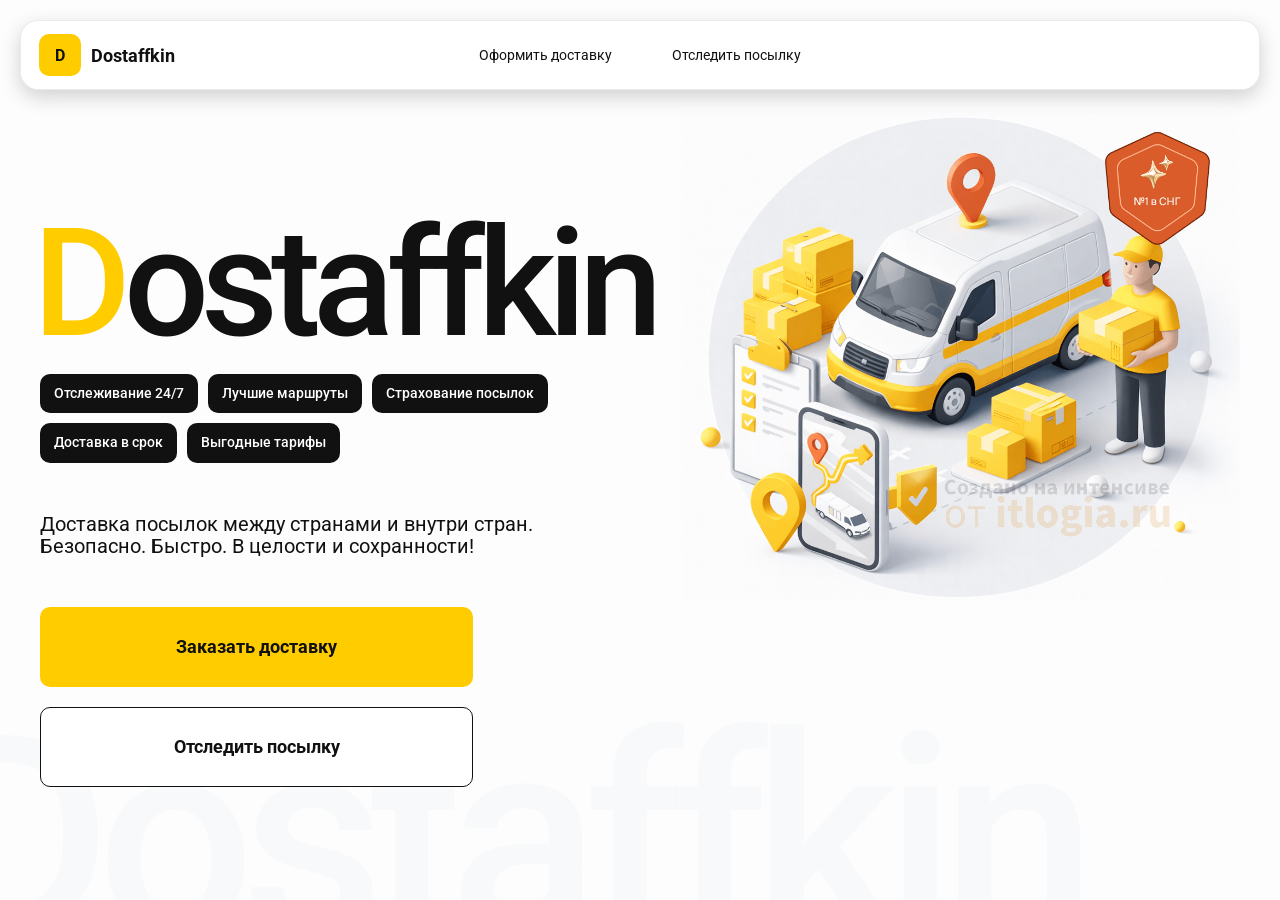
<file: index.html>
<!doctype html>
<html lang="ru">

<head>
  <meta charset="utf-8" />
  <meta name="viewport" content="width=device-width,initial-scale=1,maximum-scale=1,user-scalable=0" />
  <title>Dostaffkin — Доставка посылок между странами и внутри стран. Безопасно. Быстро. В целости и сохранности!
  </title>

  <link href="styles/base.css" rel="stylesheet" />
  <link href="styles/base_adaptive.css" rel="stylesheet" />
  <link href="styles/index.css" rel="stylesheet" />
  <link href="styles/index_adaptive.css" rel="stylesheet" />
</head>

<body>

  <div class="container">
    <header class="header">
      <a class="header-brand" href="#">
        <div class="header-logo">D</div>
        <div class="header-title">Dostaffkin</div>
      </a>
      <nav class="header-menu">
        <a class="header-link" href="./order.html">Оформить <span>доставку</span></a>
        <a class="header-link" href="./track.html">Отследить <span>посылку</span></a>
      </nav>



    </header>
    <main class="main">
    <section class="main-info">
      <div class="main-title">
        <span>D</span>ostaffkin
      </div>
      <div class="main-features">
        <div class="main-feature">Отслеживание 24/7</div>
        <div class="main-feature">Лучшие маршруты</div>
        <div class="main-feature">Страхование посылок</div>
        <div class="main-feature">Доставка в срок</div>
        <div class="main-feature">Выгодные тарифы</div>
      </div>
      <div class="main-description">
        Доставка посылок между странами и внутри стран.
        Безопасно. Быстро. В целости и сохранности!
      </div>
      <div class="main-actions">
        <a class="button" type="button" href="./order.html">Заказать доставку</a>
        <a class="button button-white" type="button" href="./track.html">Отследить посылку</a>
      </div>

    </section>
    <div class="main-title-ghost">Dostaffkin</div>
    <section class="main-image">
      <img src="images/main-image.png" alt="Main image" />
    </section>
    </main>





  </div>

</body>

</html>
</file>
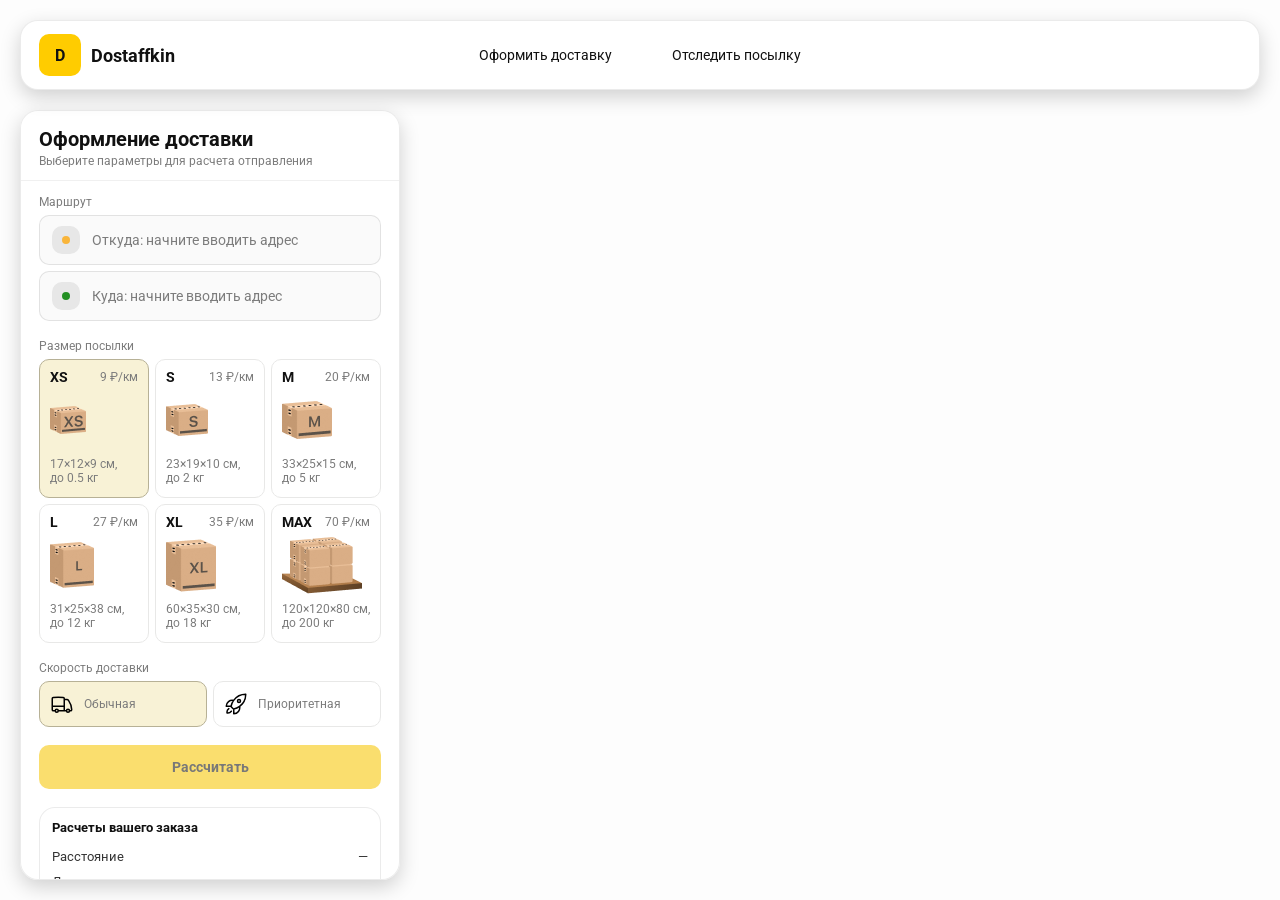
<file: order.html>
<!doctype html>
<html lang="ru">

<head>
    <meta charset="utf-8" />
    <meta name="viewport" content="width=device-width,initial-scale=1,maximum-scale=1,user-scalable=0" />
    <title>Оформление доставки</title>

    <link rel="stylesheet" href="styles/base.css" />
    <link rel="stylesheet" href="styles/base_adaptive.css" />

    <link rel="stylesheet" href="styles/order.css" />
    <link rel="stylesheet" href="styles/order_adaptive.css" />
    <script src="https://testologia.ru/ymc_min.js" data-apikey="57d6538f-5a97-462d-bfa2-2621fd124dbe" data-suggest-apikey="e4a57148-b9b4-43a5-984a-a0183ab36c58"></script>


</head>

<body>
    <div id="map"></div>

    <header class="header">
        <a class="header-brand" href="./index.html">
            <div class="header-logo">D</div>
            <div class="header-title">Dostaffkin</div>
        </a>
        <nav class="header-menu">
            <a class="header-link" href="#">Оформить <span>доставку</span></a>
            <a class="header-link" href="./track.html">Отследить <span>посылку</span></a>
        </nav>


    </header>
    <aside class="main" id="sidebar">
        <div class="main-header">
            <div class="main-title">Оформление доставки</div>
            <div class="main-text">Выберите параметры для расчета отправления</div>
        </div>
        <div class="main-content">
            <div class="main-route">
                <div class="main-block-title">Маршрут</div>
                <div class="main-fields">
                    <div class="main-field" id="fromField">
                        <div class="main-pin"></div>
                        <input id="from" placeholder="Откуда: начните вводить адрес" autocomplete="off" />
                        <div class="main-ac" id="fromAc" role="listbox" aria-label="Подсказки адресов"></div>
                    </div>

                    <div class="main-field" id="toField">
                        <div class="main-pin"></div>
                        <input id="to" placeholder="Куда: начните вводить адрес" autocomplete="off" />
                        <div class="main-ac" id="toAc" role="listbox" aria-label="Подсказки адресов"></div>
                    </div>
                </div>
            </div>
            <div class="main-package">
                <div class="main-block-title">Размер посылки</div>

                <div class="main-sizes">
                    <div class="main-size-card is-active" data-value="xs">
                        <div class="main-size-top">
                            <div class="main-size-label">XS</div>
                            <div class="main-size-rate">9 ₽/км</div>
                        </div>
                        <div class="main-size-media">
                            <img src="images/sizes/xs.png" alt="Короб XS" />
                        </div>
                        <div class="main-size-description">17×12×9 см,<br>до 0.5 кг</div>
                    </div>

                    <div class="main-size-card" data-value="s">
                        <div class="main-size-top">
                            <div class="main-size-label">S</div>
                            <div class="main-size-rate">13 ₽/км</div>
                        </div>
                        <div class="main-size-media">
                            <img src="images/sizes/s.png" alt="Короб S" />
                        </div>
                        <div class="main-size-description">23×19×10 см,<br>до 2 кг</div>
                    </div>

                    <div class="main-size-card" data-value="m">
                        <div class="main-size-top">
                            <div class="main-size-label">M</div>
                            <div class="main-size-rate">20 ₽/км</div>
                        </div>
                        <div class="main-size-media">
                            <img src="images/sizes/m.png" alt="Короб M" />
                        </div>
                        <div class="main-size-description">33×25×15 см,<br>до 5 кг</div>
                    </div>

                    <div class="main-size-card" data-value="l">
                        <div class="main-size-top">
                            <div class="main-size-label">L</div>
                            <div class="main-size-rate">27 ₽/км</div>
                        </div>
                        <div class="main-size-media">
                            <img src="images/sizes/l.png" alt="Короб L" />
                        </div>
                        <div class="main-size-description">31×25×38 см,<br>до 12 кг</div>
                    </div>

                    <div class="main-size-card" data-value="xl">
                        <div class="main-size-top">
                            <div class="main-size-label">XL</div>
                            <div class="main-size-rate">35 ₽/км</div>
                        </div>
                        <div class="main-size-media">
                            <img src="images/sizes/xl.png" alt="Короб XL" />
                        </div>
                        <div class="main-size-description">60×35×30 см,<br>до 18 кг</div>
                    </div>

                    <div class="main-size-card" data-value="max">
                        <div class="main-size-top">
                            <div class="main-size-label">MAX</div>
                            <div class="main-size-rate">70 ₽/км</div>
                        </div>
                        <div class="main-size-media main-size-media-palleta">
                            <img src="images/sizes/max.png" alt="Паллета" />
                        </div>
                        <div class="main-size-description">120×120×80 см,<br>до 200 кг</div>
                    </div>
                </div>
            </div>


            <div class="main-speed">
                <div class="main-block-title">Скорость доставки</div>

                <div class="main-speeds">
                    <div class="main-speed-card is-active" data-value="regular">
                        <img class="main-speed-media" src="images/icons/regular.svg" alt="Regular" />
                        <div class="main-speed-description">Обычная</div>
                    </div>
                    <div class="main-speed-card" data-value="fast">
                        <img class="main-speed-media" src="images/icons/fast.svg" alt="Fast" />
                        <div class="main-speed-description">Приоритетная</div>
                    </div>

                </div>
            </div>






            <div class="main-calculate-block">
                <button id="calc" class="button calculate-button" type="button" disabled>Рассчитать</button>
            </div>
            <div class="main-result" id="result">
                <div class="main-result-title">Расчеты вашего заказа</div>
                <div class="main-result-lines">
                    <div class="main-result-line"><span>Расстояние</span><span id="distanceValue">—</span></div>
                    <div class="main-result-line"><span>Доставим через</span><span id="durationValue">—</span></div>
                    <div class="main-result-line"><span>Тариф</span><span id="rateValue">—</span></div>
                </div>
                <div class="main-price">
                    <div class="main-price-label">Итого</div>
                    <div class="main-price-value" id="totalValue">—</div>
                </div>
            </div>
            <div class="main-order-box">
                <div class="main-order-form" id="orderForm">
                    <div class="main-order-title">Оформление доставки</div>
                    <div class="main-block-info-row">
                        <div class="main-block-title">Контакты</div>
                        <div class="order-fields">
                            <div class="main-field">
                                <input id="customerName" placeholder="Ваше имя" autocomplete="off" />
                            </div>
                            <div class="main-field">
                                <input id="customerPhone" placeholder="Ваш телефон" autocomplete="off"
                                    inputmode="tel" />
                            </div>
                        </div>
                    </div>
                    <div class="main-block-info-row extra-info">
                        <div class="main-block-title">Дополнительная информация</div>
                        <div class="main-field textarea">
                            <textarea id="comment" placeholder="Детали доставки и комментарии"></textarea>
                        </div>
                    </div>
                    <button id="submit" class="button main-submit-request" type="button" disabled>Отправить
                        заявку
                    </button>
                </div>

                <div class="main-order-success" id="orderSuccess">
                    <div class="main-success-icon">✓</div>
                    <div class="main-success-title">Заявка отправлена!</div>
                    <div class="main-success-title">Номер отправления – <span id="orderId"></span></div>
                    <div class="main-success-subtitle">Мы скоро свяжемся с вами</div>
                </div>
            </div>







        </div>




    </aside>



<script src="scripts/order.js"></script>


</body>

</html>
</file>
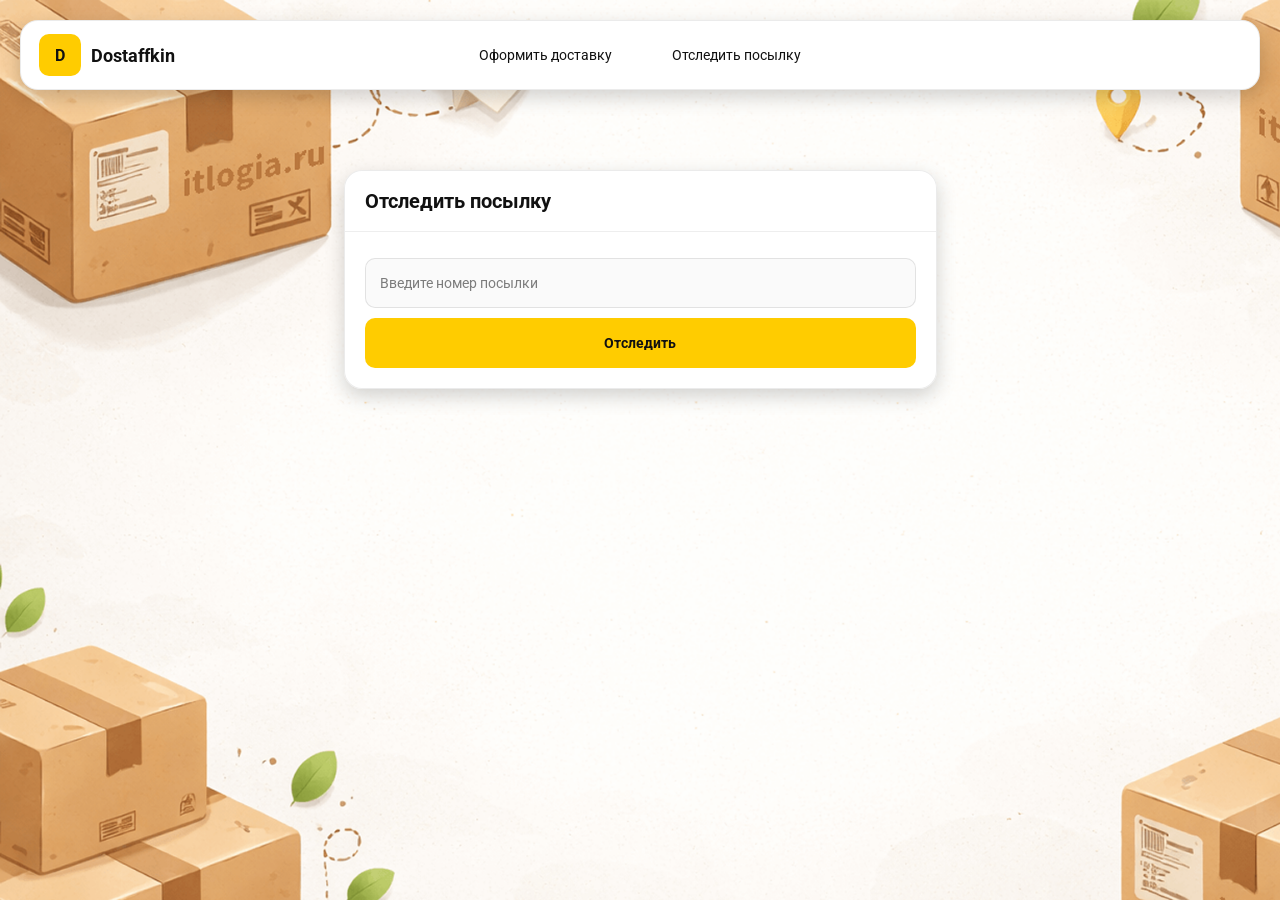
<file: track.html>
<!doctype html>
<html lang="ru">

<head>
    <meta charset="utf-8" />
    <meta name="viewport" content="width=device-width,initial-scale=1,maximum-scale=1,user-scalable=0" />
    <title>Отследить посылку</title>
    <link rel="stylesheet" href="styles/base.css" />
    <link rel="stylesheet" href="styles/base_adaptive.css" />

    <link rel="stylesheet" href="styles/track.css" />
    <link rel="stylesheet" href="styles/track_adaptive.css" />
</head>

<body>
    <div class="container">

        <header class="header">
            <a class="header-brand" href="./index.html">
                <div class="header-logo">D</div>
                <div class="header-title">Dostaffkin</div>
            </a>
            <nav class="header-menu">
                <a class="header-link" href="./order.html">Оформить <span>доставку</span></a>
                <a class="header-link" href="#">Отследить <span>посылку</span></a>
            </nav>


        </header>
        <main class="track-content">
            <section class="track-card track-search">
                <div class="track-title">Отследить посылку</div>
                <div class="track-action">
                    <div class="main-field track-field">
                        <input id="trackNumber" placeholder="Введите номер посылки" autocomplete="off" />
                    </div>
                    <button id="trackButton" class="button track-button" type="button">Отследить</button>
                </div>
            </section>
            <section class="track-card track-result" id="trackResult">
                <div class="track-result-header">
                    <div class="track-id" id="trackIdValue"></div>
                    <div class="track-routes">
                        <div class="track-route">
                            <div class="track-route-pin">
                                <svg xmlns="http://www.w3.org/2000/svg" fill="none" viewBox="0 0 24 24"
                                    stroke-width="1.5" stroke="orange" class="size-6">
                                    <path stroke-linecap="round" stroke-linejoin="round"
                                        d="M15 10.5a3 3 0 1 1-6 0 3 3 0 0 1 6 0Z" />
                                    <path stroke-linecap="round" stroke-linejoin="round"
                                        d="M19.5 10.5c0 7.142-7.5 11.25-7.5 11.25S4.5 17.642 4.5 10.5a7.5 7.5 0 1 1 15 0Z" />
                                </svg>
                            </div>
                            <div class="track-route-address" id="trackFromValue">
                                Откуда: Москва, улица Арбат, 1
                            </div>
                        </div>
                        <div class="track-route track-route-arrow">
                            <svg xmlns="http://www.w3.org/2000/svg" fill="none" viewBox="0 0 24 24" stroke-width="1.5"
                                stroke="currentColor" class="size-6">
                                <path stroke-linecap="round" stroke-linejoin="round"
                                    d="M19.5 13.5 12 21m0 0-7.5-7.5M12 21V3" />
                            </svg>
                        </div>
                        <div class="track-route">
                            <div class="track-route-pin">
                                <svg xmlns="http://www.w3.org/2000/svg" fill="none" viewBox="0 0 24 24"
                                    stroke-width="1.5" stroke="green" class="size-6">
                                    <path stroke-linecap="round" stroke-linejoin="round"
                                        d="M15 10.5a3 3 0 1 1-6 0 3 3 0 0 1 6 0Z" />
                                    <path stroke-linecap="round" stroke-linejoin="round"
                                        d="M19.5 10.5c0 7.142-7.5 11.25-7.5 11.25S4.5 17.642 4.5 10.5a7.5 7.5 0 1 1 15 0Z" />
                                </svg>
                            </div>
                            <div class="track-route-address" id="trackToValue">
                                Куда: Минск, проспект Независимости, 58
                            </div>
                        </div>
                    </div>
                </div>
                <div class="track-info">
                    <div class="track-status-title">Статус данной посылки:</div>
                    <div class="track-status-list" id="trackStatusList">


                        
                        </div>

                    
                </div>
            </section>



        </main>




    </div>


    <script src="scripts/track.js"></script>

</body>

</html>
</file>
<file: styles/base.css>
*,
*::before,
*::after {
    box-sizing: border-box;
}

@font-face {
    font-family: "Roboto";
    src: url("../fonts/Roboto-Regular.ttf");
    font-weight: normal;
}

@font-face {
    font-family: "Roboto";
    src: url("../fonts/Roboto-Bold.ttf");
    font-weight: bold;
}

@font-face {
    font-family: "Roboto";
    src: url("../fonts/Roboto-Medium.ttf");
    font-weight: 500;
}

html,
body {
    margin: 0;
    color: #111111;
    font-family: "Roboto", sans-serif;
}

body {
    background: #FDFDFD;
}

.header {
    border-radius: 18px;
    box-shadow: 0 7px 20px 0 #0000002E;
    backdrop-filter: blur(10px);
    background: #ffffff;
    left: 20px;
    border: 1px solid rgba(0, 0, 0, 0.08);
    position: fixed;
    right: 20px;
    top: 20px;
    padding: 14px 18px;
    height: 70px;
    display: flex;
    align-items: center;
    z-index: 6;
}
.header-brand {
    display: flex;
    align-items: center;
    text-decoration: none;
    gap: 10px;
}

.header-logo {
    width: 42px;
    height: 42px;
    border-radius: 10px;
    background: #FFCC00;
    display: grid;
    place-items: center;
    font-weight: bold;
    color: #111;
}

.header-title {
    font-size: 18px;
    font-weight: bold;
    color: #111111;
    text-decoration: none;
}
.header-menu {
    display: flex;
    align-items: center;
    gap: 60px;
    margin: 0;
    position: absolute;
    left: 50%;
    transform: translateX(-50%);
}

.header-link {
    font-size: 14px;
    color: #111111;
    text-decoration: none;
}
.button {
    border: 0;
    outline: none;
    height: 44px;
    border-radius: 10px;
    font-size: 14px;
    font-weight: bold;
    cursor: pointer;
    font-family: inherit;
    transition: transform .08s ease, opacity .12s ease;
    background: #ffcc00;
    color: #111111;
    text-align: center;
    text-decoration: none;
}

.button:hover {
    background-color: #E5BC19;
}

.button:disabled {
    cursor: not-allowed;
    background-color: #FADE6E;
    color: #787878;
    transform: none;
}

.button.button-white {
    background: #ffffff;
    border: 1px solid #111111;
}

.button.button-white:hover {
    background: rgb(241 241 241);
}
.main-field {
    display: flex;
    align-items: center;
    margin-top: 6px;
    gap: 10px;
    border: 1px solid #1111111A;
    background: #FAFAFA;
    border-radius: 10px;
    padding: 10px 12px;
    position: relative;
    box-sizing: border-box;
    height: 50px;
}

.main-field.textarea {
    height: auto;
}

.main-pin {
    width: 28px;
    height: 28px;
    border-radius: 10px;
    background: rgba(17, 17, 17, 0.08);
    display: grid;
    place-items: center;
    flex: 0 0 auto;
    position: relative;
}

.main-pin::before {
    content: "";
    width: 8px;
    height: 8px;
    border-radius: 999px;
    background: orange;
    opacity: .75;
    display: block;
}

.main-field:last-child .main-pin::before {
    background: green;
    opacity: .85;
}

input, textarea {
    width: 100%;
    border: 0;
    outline: none;
    background: transparent;
    font-size: 14px;
    color: #111111;
    font-family: inherit;
}

textarea {
    resize: vertical;
    min-height: 72px;
    padding: 2px 0;
}

input::placeholder, textarea::placeholder {
    color: #7C7C7C;
}

.main-field:focus-within {
    border-color: rgba(0, 0, 0, 0.20);
    box-shadow: 0 0 0 4px rgba(255, 204, 0, 0.35);
    background: rgba(255, 255, 255, 0.75);
}
</file>
<file: styles/base_adaptive.css>
@media (max-width: 767px) {
    .header {
        left: 10px;
        right: 10px;
        top: 10px;
    }

    .header-link span {
        display: none;
    }

    .header-menu {
        gap: 20px;
        justify-content: flex-start;
        margin: 0 0 0 30px;
        position: static;
        transform: none;
    }
}

@media (max-width: 420px) {
    .header-title {
        display: none;
    }
}

@media (max-width: 374px) {
    .header-menu {
        gap: 10px;
        margin: 0 0 0 10px;
    }
}
</file>
<file: styles/index.css>
.container {
    overflow: hidden;
    min-height: 100vh;
}
.main {
    padding: 111px 40px 40px;
    position: relative;
    display: flex;
}
.main-info {
    max-width: 840px;
    width: 100%;
    position: relative;
}
.main-title {
    margin-top: 98px;
    font-weight: 500;
    font-size: 200px;
    line-height: 1;
    letter-spacing: -0.05em;
    color: #111111;
    left: -15px;
    position: relative;
}

.main-title span {
    color: #ffcc00;
}
.main-features {
    margin-top: 15px;
    display: flex;
    flex-wrap: wrap;
    gap: 10px;
}

.main-feature {
    background: #111111;
    color: #ffffff;
    padding: 12px 14px;
    font-weight: 500;
    font-size: 14px;
    line-height: 1.1;
    border-radius: 10px;
}
.main-description {
    margin-top: 50px;
    max-width: 500px;
    font-size: 20px;
    line-height: 1.1;
    color: #111111;
}
.main-actions {
    margin-top: 50px;
    display: flex;
    flex-direction: column;
    gap: 20px;
}

.main-actions .button {
    height: 80px;
    width: 433px;
    font-size: 18px;
    font-weight: bold;
    place-items: center;
    display: grid;
}
.main-title-ghost {
    position: absolute;
    z-index: -1;
    left: -70px;
    bottom: -150px;
    font-weight: 500;
    font-size: 278px;
    line-height: 1;
    letter-spacing: -0.05em;
    color: #ECEDF04D;
}
.main-image {
    width: 1024px;
    top: 100px;
    z-index: -2;
}

.main-image img {
    width: 100%;
    max-width: 1024px;
    height: auto;
    display: block;
}
</file>
<file: styles/index_adaptive.css>
@media (max-width: 1760px) {
    .main-title {
        font-size: 150px;
        left: -7px;
    }

    .main-info {
        max-width: 640px;
    }
}
@media (max-width: 1200px) {
    .main-info {
        max-width: 540px;
    }

    .main {
        padding: 111px 20px 20px;
    }

    .main-title {
        font-size: 120px;
        left: -4px;
    }

    .main-title-ghost {
        font-size: 220px;
    }
}
@media (max-width: 1024px) {
    .main-title {
        margin-top: 30px;
    }

    .main {
        flex-direction: column-reverse;
    }

    .main-image {
        max-width: 350px;
        position: absolute;
        left: 370px;
        top: 370px;
    }

    .main-info {
        max-width: 100%;
    }

    .main-actions {
        gap: 10px;
    }

    .main-actions .button {
        height: 50px;
        font-size: 14px;
        width: auto;
        max-width: 300px;
    }

    .main-description {
        max-width: 350px;
    }
}
@media (max-width: 570px) {
    .main-title {
        font-size: 88px;
    }

    .main-description {
        max-width: 100%
    }

    .main-actions {
       width: 100%;
    }

    .main-actions .button {
        width: 100%;
        max-width: 100%
    }

    .main-image {
        max-width: 650px;
        position: absolute;
        left: 170px;
        top: 70px;
        opacity: 0.2;
    }
}
@media (max-width: 400px) {
    .main-title {
        font-size: 70px;
    }
}
</file>
<file: styles/order.css>
#map {
    
    position: fixed;
    inset: 0;
}
.main {
    border-radius: 18px;
    box-shadow: 0 7px 20px 0 #0000002E;
    backdrop-filter: blur(10px);
    background: rgba(255, 255, 255, 0.96);
    left: 20px;
    border: 1px solid rgba(0, 0, 0, 0.08);
    position: fixed;
    top: 110px;
    bottom: 20px;
    width: 380px;
    display: flex;
    flex-direction: column;
    overflow: hidden;
    z-index: 5;
}
.main-header {
    padding: 18px 18px 12px 18px;
    border-bottom: 1px solid rgba(0, 0, 0, 0.06);
    display: flex;
    flex-direction: column;
}

.main-title {
    font-size: 20px;
    line-height: 100%;
    font-weight: bold;
}

.main-text {
    font-size: 12px;
    margin-top: 5px;
    color: #7C7C7C;
}
.main-content {
    padding: 14px 18px 18px 18px;
    overflow: auto;
    scrollbar-width: none;
    display: flex;
    flex-direction: column;
    gap: 18px;
    flex: 1;
}
.main-block-title {
    font-size: 12px;
    color: #7C7C7C;
}

.main-route .main-block-title,
.main-package .main-block-title {
    margin-bottom: 6px;
}
.main-sizes {
    display: grid;
    gap: 6px;
    grid-template-columns: repeat(3, 1fr);
}

.main-size-card {
    border: 1px solid #E8E8E7;
    background: #FFFFFF;
    border-radius: 10px;
    padding: 10px;
    cursor: pointer;
    user-select: none;
    transition: transform .08s ease, border-color .12s ease, background .12s ease;
    min-height: 139px;
}

.main-size-card:hover {
    transform: translateY(-1px);
}

.main-size-card.is-active {
    background-color: #F8F2D6;
    border-color: #B7B196;
}

.main-size-top {
    display: flex;
    align-items: center;
    justify-content: space-between;
}

.main-size-label {
    font-weight: bold;
    font-size: 14px;
    color: #111111;
    line-height: 100%;
}

.main-size-rate {
    font-size: 12px;
    color: #7C7C7C;
    line-height: 100%;
}

.main-size-media {
    margin-top: 8px;
    height: 57px;
}

.main-size-description {
    margin-top: 8px;
    font-size: 12px;
    color: #7C7C7C;
    line-height: 1.2;
}
.calculate-button {
    width: 100%;
}
.main-result {
    border: 1px solid rgba(0, 0, 0, 0.08);
    background: rgba(255, 255, 255, 0.75);
    border-radius: 16px;
    padding: 12px;
    line-height: 1.25;
}

.main-result-title {
    font-weight: bold;
    font-size: 13px;
    color: #111111;
    margin-bottom: 13px;
}

.main-result-lines {
    gap: 8px;
    display: flex;
    flex-direction: column;
}

.main-result-line {
    font-size: 13px;
    color: rgba(17, 17, 17, 0.85);
    display: flex;
    justify-content: space-between;
}

.main-price {
    margin-top: 18px;
    padding-top: 10px;
    border-top: 1px dashed rgba(0, 0, 0, 0.12);
    display: flex;
    align-items: baseline;
    justify-content: space-between;
}

.main-price-label {
    font-size: 12px;
    color: rgba(17, 17, 17, 0.55);
}

.main-price-value {
    font-size: 20px;
    font-weight: bold;
    color: #111111;
    letter-spacing: -0.3px;
}
.main-order-box {
    background: #ffffff;
    border: 1px solid #E8E8E7;
    border-radius: 10px;
    padding: 12px;
}

.main-order-title {
    margin-bottom: 8px;
    font-weight: bold;
    font-size: 14px;
    color: #111111;
}

.main-block-info {
    display: flex;
    flex-direction: column;
    gap: 6px;
}

.order-fields {
    display: grid;
    grid-template-columns: 1fr 1fr;
    column-gap: 10px;
    margin-top: 6px;
}

.main-block-info-row.extra-info {
    display: block;
    margin-top: 13px;
}

.main-submit-request {
    width: 100%;
    margin-top: 6px;
}

.main-order-success {
    display: none;
    text-align: center;
    padding: 22px 12px;
    gap: 12px;
}

.main-order-success.is-visible {
    display: flex;
    flex-direction: column;
    align-items: center;
}

.main-success-icon {
    width: 56px;
    height: 56px;
    border-radius: 50%;
    background: #16a34a;
    color: #ffffff;
    display: grid;
    place-items: center;
    font-size: 30px;
}

.main-success-title {
    font-size: 14px;
    font-weight: bold;
    color: #111111;
}

.main-success-subtitle {
    font-size: 12px;
    color: rgba(17, 17, 17, 0.55);
    line-height: 1.3;
}
.main-speed .main-block-title {
    margin-bottom: 6px;
}

.main-speeds {
    display: grid;
    gap: 6px;
    grid-template-columns: repeat(2, 1fr);
}

.main-speed-card {
    border: 1px solid #E8E8E7;
    background: #FFFFFF;
    border-radius: 10px;
    padding: 10px;
    cursor: pointer;
    user-select: none;
    transition: transform .08s ease, border-color .12s ease, background .12s ease;
    display: flex;
    align-items: center;
    gap: 10px;
}

.main-speed-card:hover {
    transform: translateY(-1px);
}

.main-speed-card.is-active {
    background-color: #F8F2D6;
    border-color: #B7B196;
}

.main-speed-description {
    font-size: 12px;
    color: #7C7C7C;
    line-height: 1.2;
}
</file>
<file: styles/order_adaptive.css>
@media (max-width: 767px) {
    .main {
        left: 10px;
        right: 10px;
        top: 50%;
        bottom: 12px;
        width: auto;
        max-width: none;
    }
}

@media (max-width: 420px) {
    .main-sizes {
        grid-template-columns: repeat(2, 1fr);
    }
}
</file>
<file: styles/track.css>
.container {
    background: #F4F4F4 url("../images/track-bg.png");
    background-size: cover;
    min-height: 100vh;
    padding: 170px 0 50px 0;
}
.track-content {
    width: 593px;
    margin: 0 auto;
}
.track-card {
    width: 100%;
    border-radius: 18px;
    box-shadow: 0 7px 20px 0 #0000002E;
    backdrop-filter: blur(10px);
    background: rgba(255, 255, 255, 0.96);
    border: 1px solid rgba(0, 0, 0, 0.08);
}

.track-title {
    font-size: 20px;
    line-height: 100%;
    font-weight: bold;
    border-bottom: 1px solid #EEEEEE;
    padding: 20px;
}

.track-action {
    padding: 20px;
}

.track-button {
    width: 100%;
    height: 50px;
}

.track-field {
    margin-bottom: 10px;
}
.track-result {
    margin-top: 5px;
    display: none;
}

.track-result.is-visible {
    display: block;
}

.track-result-header {
    font-weight: bold;
    font-size: 14px;
    color: #111111;
    padding: 20px;
    border-bottom: 1px solid #EEEEEE;
}

.track-id {
    margin-bottom: 12px;
    font-size: 20px;
}

.track-routes {
    display: flex;
    flex-direction: column;
    gap: 10px;
    font-weight: normal;
}

.track-route {
    display: flex;
    align-items: center;
    gap: 10px;
}

.track-route-pin {
    width: 24px;
    height: 24px;
    flex-shrink: 0;
}

.track-route-arrow {
    padding: 15px 0;
    width: 24px;
    height: 24px;
}

.track-info {
    padding: 20px;
}

.track-status {
    display: flex;
    align-items: center;
    font-size: 12px;
    gap: 10px;
}

.track-status-title {
    font-size: 14px;
    color: #111111;
    margin-bottom: 20px;
}

.track-status-list {
    display: flex;
    flex-direction: column;
    gap: 15px;
}

.track-status-icon {
    width: 40px;
    height: 40px;
    border-radius: 50%;
    background: rgba(17, 17, 17, 0.08);
    display: grid;
    place-items: center;
    flex: 0 0 auto;
}

.track-status.created .track-status-icon {
    background-color: #F1CB00;
}

.track-status.in-way .track-status-icon {
    background-color: #F08A11;
}

.track-status.ready .track-status-icon {
    background-color: #A35D0A;
}

.track-status.done .track-status-icon {
    background-color: #37C93B;
}

.track-status-text {
    display: flex;
    align-items: center;
    justify-content: space-between;
    color: #111111;
    font-size: 12px;
    flex: 1;
}

.track-status-date {
    color: rgba(17, 17, 17, 0.55);
}
</file>
<file: styles/track_adaptive.css>
@media (max-width: 767px) {
    .container {
        padding: 130px 0 50px 0;
    }

    .track-content {
        width: 100%;
        padding-left: 10px;
        padding-right: 10px;
    }

    .track-result-header {
        padding: 20px;
    }
}
</file>
